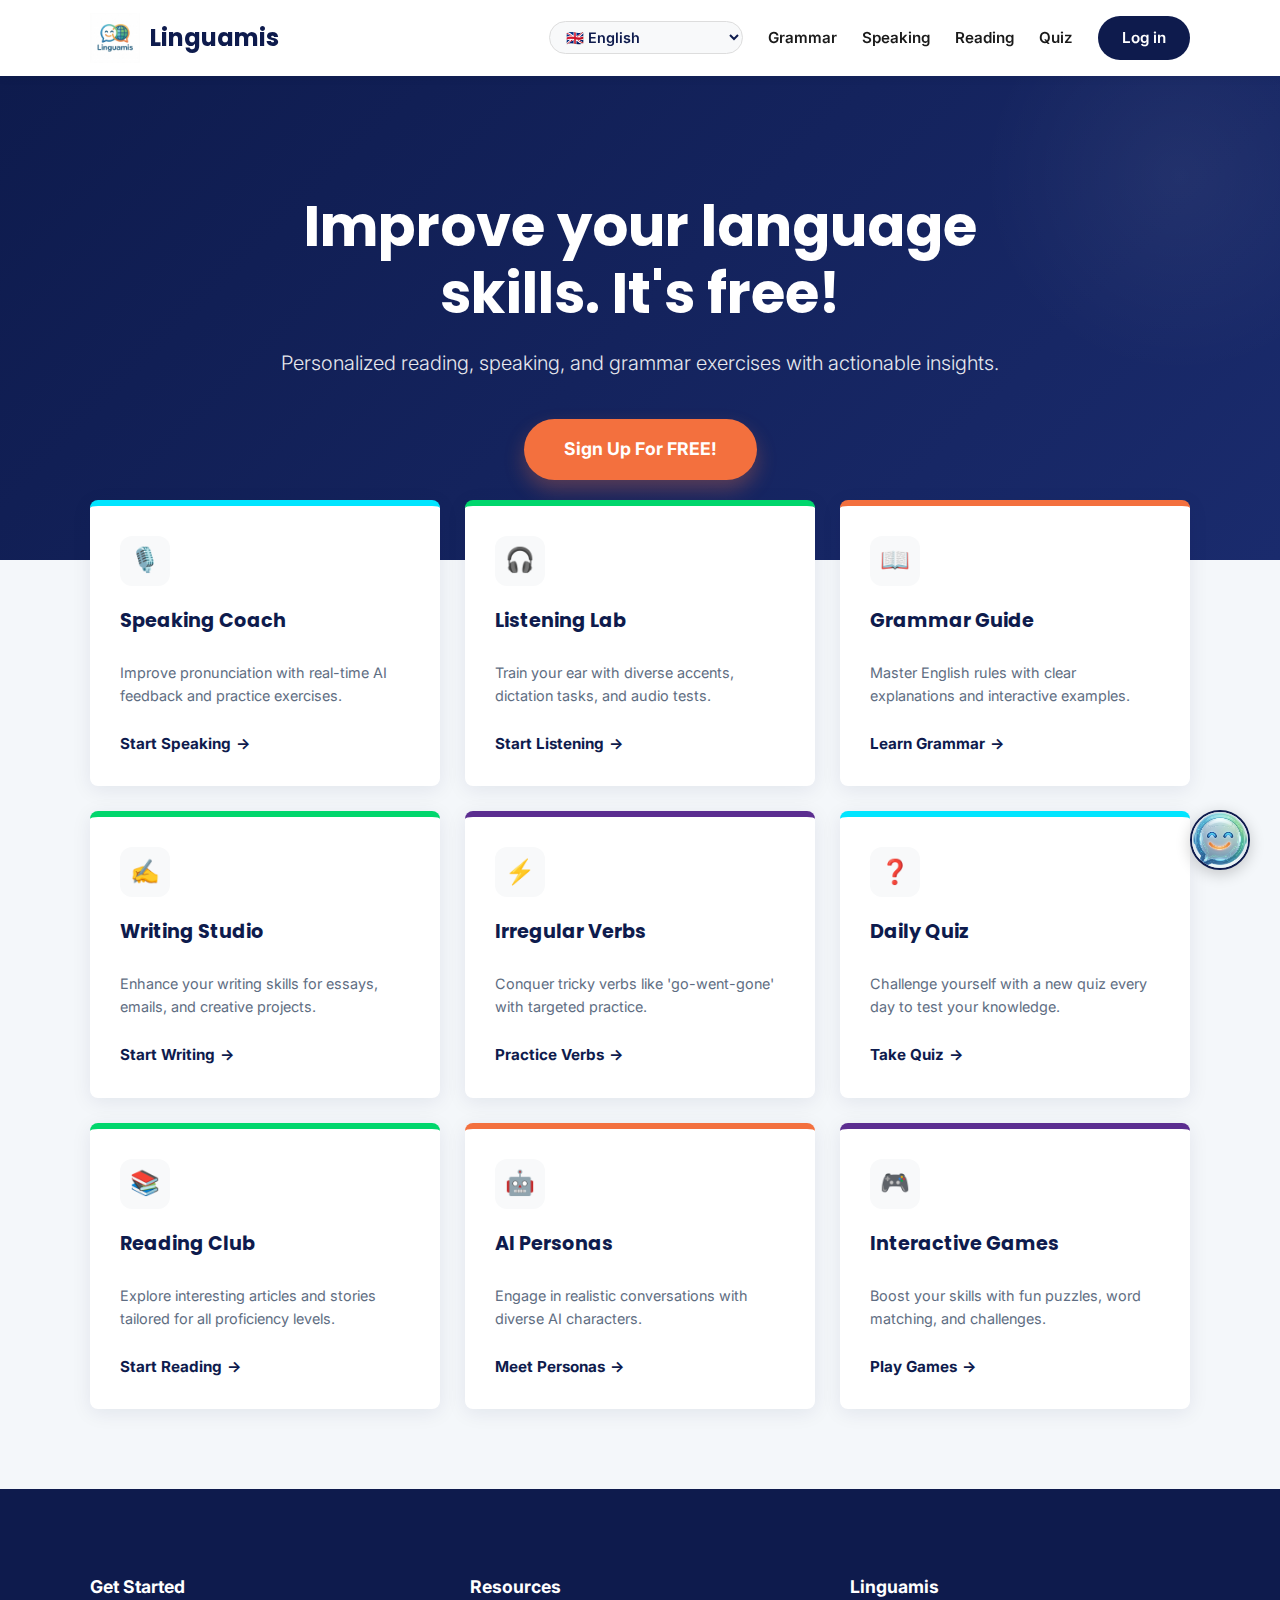
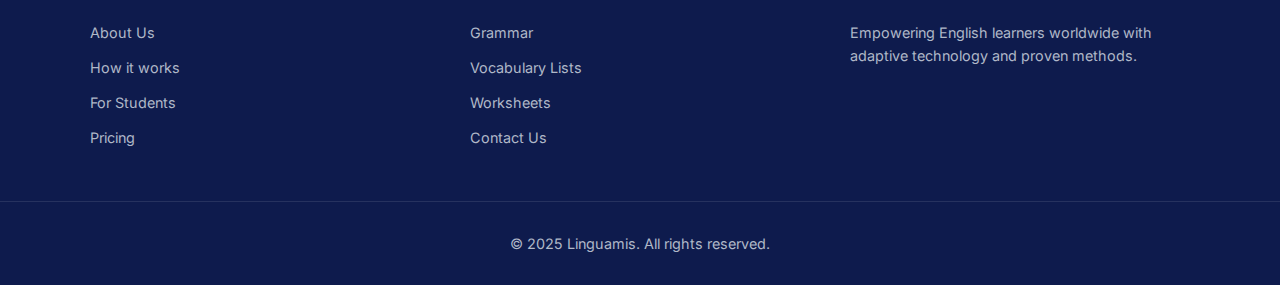
<file: index.html>
<!DOCTYPE html>
<html lang="en">
<head>
    <meta charset="UTF-8">
    <meta name="viewport" content="width=device-width, initial-scale=1.0">
    <meta name="description" content="Linguamis - Free English learning platform for students and teachers.">
    <title data-i18n="pageTitle">Linguamis - Languages; Easier than Ever!</title>
    
    <link rel="icon" type="image/jpeg" href="linguamis-logo.jpg">
    
    <link href="https://fonts.googleapis.com/css2?family=Inter:wght@300;400;600;700&family=Poppins:wght@500;600;700&display=swap" rel="stylesheet">
    
    <link rel="stylesheet" href="style.css">
</head>
<body>

    <nav>
        <div class="nav-container">
            <a href="/" class="logo-link">
                <img src="linguamis-logo.jpg" alt="Linguamis" class="logo-img">
                <span class="logo-text">Linguamis</span>
            </a>

            <div class="nav-links">
                <select id="languageSelect" onchange="changeLanguage(this.value)">
                    <option value="en">🇬🇧 English</option>
                    <option value="fr">🇫🇷 Français</option>
                    <option value="es">🇪🇸 Español</option>
                    <option value="de">🇩🇪 Deutsch</option>
                    <option value="tr">🇹🇷 Türkçe</option>
                    <option value="ru">🇷🇺 Русский</option>
                    <option value="ar">🇸🇦 العربية</option>
                    
                    <option value="it">🇮🇹 Italiano</option>
                    <option value="zh">🇨🇳 中文 (Chinese)</option>
                    <option value="ja">🇯🇵 日本語 (Japanese)</option>
                    <option value="ko">🇰🇷 한국어 (Korean)</option>
                    <option value="hi">🇮🇳 हिन्दी (Hindi)</option>
                    
                    <option value="pt">🇵🇹 Português</option>
                    <option value="pl">🇵🇱 Polski</option>
                    <option value="nl">🇳🇱 Nederlands</option>
                    <option value="id">🇮🇩 Indonesia</option>
                    <option value="vi">🇻🇳 Tiếng Việt</option>
                    <option value="th">🇹🇭 ไทย (Thai)</option>
                    <option value="el">🇬🇷 Ελληνικά (Greek)</option>
                    <option value="cs">🇨🇿 Čeština (Czech)</option>
                </select>

                <a href="/grammar/" data-i18n="navGrammar">Grammar</a>
                <a href="/speak/" data-i18n="navSpeaking">Speaking</a>
                <a href="/read/" data-i18n="navReading">Reading</a>
                <a href="/quiz/" data-i18n="navQuiz">Quiz</a>
                <a href="/login/" class="nav-btn" data-i18n="navLogin">Log in</a>
            </div>

            <button class="mobile-menu-toggle" onclick="toggleMenu()" aria-label="Open Menu">
                <span data-i18n="menuBtn">Menu</span>
                <div class="hamburger-icon" aria-hidden="true">
                    <span></span>
                    <span></span>
                    <span></span>
                </div>
            </button>
        </div>
        
        <div class="mobile-menu-dropdown" id="mobileMenu">
            <select id="mobileLangSelect" onchange="changeLanguage(this.value)" style="width: 100%; padding: 8px;" aria-label="Select Language Mobile">
                <option value="en">🇬🇧 English</option>
                <option value="fr">🇫🇷 Français</option>
                <option value="es">🇪🇸 Español</option>
                <option value="de">🇩🇪 Deutsch</option>
                <option value="tr">🇹🇷 Türkçe</option>
                <option value="ru">🇷🇺 Русский</option>
                <option value="ar">🇸🇦 العربية</option>
            
                <option value="it">🇮🇹 Italiano</option>
                <option value="zh">🇨🇳 中文</option>
                <option value="ja">🇯🇵 日本語</option>
                <option value="ko">🇰🇷 한국어</option>
                <option value="hi">🇮🇳 हिन्दी</option>
            
                <option value="pt">🇵🇹 Português</option>
                <option value="pl">🇵🇱 Polski</option>
                <option value="nl">🇳🇱 Nederlands</option>
                <option value="id">🇮🇩 Indonesia</option>
                <option value="vi">🇻🇳 Tiếng Việt</option>
                <option value="th">🇹🇭 ไทย</option>
                <option value="el">🇬🇷 Ελληνικά</option>
                <option value="cs">🇨🇿 Čeština</option>
            </select>
            
            <a href="/grammar/" data-i18n="navGrammar">Grammar</a>
            <a href="/speak/" data-i18n="navSpeaking">Speaking</a>
            <a href="/read/" data-i18n="navReading">Reading</a>
            <a href="/quiz/" data-i18n="navQuiz">Quiz</a>
            <a href="/write/" data-i18n="navWriting">Writing</a>
            <a href="/Personas/" data-i18n="navPersonas">Personas</a>
            <a href="/login/" data-i18n="navLogin">Log in</a>
        </div>
    </nav>

    <header>
        <div class="hero-content">
            <h1 data-i18n="heroTitle">Improve your language skills. It's free!</h1>
            <p data-i18n="heroSubtitle">Personalized reading, speaking, and grammar exercises with actionable insights.</p>
            <a href="/signup/" class="cta-btn" data-i18n="heroCta">Sign Up For FREE!</a>
        </div>
    </header>

    <div class="container">
        
        <div class="card blue">
            <div class="icon-box" aria-hidden="true">🎙️</div>
            <h3 data-i18n="cardSpeakTitle">Speaking Coach</h3>
            <p data-i18n="cardSpeakDesc">Improve pronunciation with real-time AI feedback and practice exercises.</p>
            <a href="/speak/" class="text-link" data-i18n="btnStart">Start Speaking</a>
        </div>

        <div class="card green">
            <div class="icon-box" aria-hidden="true">🎧</div>
            <h3 data-i18n="cardListenTitle">Listening Lab</h3>
            <p data-i18n="cardListenDesc">Train your ear with diverse accents, dictation tasks, and audio tests.</p>
            <a href="/listen/" class="text-link" data-i18n="btnListen">Start Listening</a>
        </div>

        <div class="card orange">
            <div class="icon-box" aria-hidden="true">📖</div>
            <h3 data-i18n="cardGrammarTitle">Grammar Guide</h3>
            <p data-i18n="cardGrammarDesc">Master English rules with clear explanations and interactive examples.</p>
            <a href="/grammar/" class="text-link" data-i18n="btnGrammar">Learn Grammar</a>
        </div>

        <div class="card green">
            <div class="icon-box" aria-hidden="true">✍️</div>
            <h3 data-i18n="cardWriteTitle">Writing Studio</h3>
            <p data-i18n="cardWriteDesc">Enhance your writing skills for essays, emails, and creative projects.</p>
            <a href="/write/" class="text-link" data-i18n="btnWrite">Start Writing</a>
        </div>

        <div class="card purple">
            <div class="icon-box" aria-hidden="true">⚡</div>
            <h3 data-i18n="cardVerbsTitle">Irregular Verbs</h3>
            <p data-i18n="cardVerbsDesc">Conquer tricky verbs like "go-went-gone" with targeted practice.</p>
            <a href="/Irregular/" class="text-link" data-i18n="btnVerbs">Practice Verbs</a>
        </div>

        <div class="card blue">
            <div class="icon-box" aria-hidden="true">❓</div>
            <h3 data-i18n="cardQuizTitle">Daily Quiz</h3>
            <p data-i18n="cardQuizDesc">Challenge yourself with a new quiz every day to test your knowledge.</p>
            <a href="/quiz/" class="text-link" data-i18n="btnQuiz">Take Quiz</a>
        </div>

        <div class="card green">
            <div class="icon-box" aria-hidden="true">📚</div>
            <h3 data-i18n="cardReadTitle">Reading Club</h3>
            <p data-i18n="cardReadDesc">Explore interesting articles and stories tailored for all proficiency levels.</p>
            <a href="/read/" class="text-link" data-i18n="btnRead">Start Reading</a>
        </div>

        <div class="card orange">
            <div class="icon-box" aria-hidden="true">🤖</div>
            <h3 data-i18n="cardPersonasTitle">AI Personas</h3>
            <p data-i18n="cardPersonasDesc">Engage in realistic conversations with diverse AI characters.</p>
            <a href="/Personas/" class="text-link" data-i18n="btnPersonas">Meet Personas</a>
        </div>

        <div class="card purple">
            <div class="icon-box" aria-hidden="true">🎮</div>
            <h3 data-i18n="cardGamesTitle">Interactive Games</h3>
            <p data-i18n="cardGamesDesc">Boost your skills with fun puzzles, word matching, and challenges.</p>
            <a href="/games/" class="text-link" data-i18n="btnGames">Play Games</a>
        </div>

    </div>

    <div id="chat-widget">
        <div id="chat-window" class="chat-window hidden">
            
            <div class="chat-header">
                <div class="chat-title">
                    <img src="Linguamis.jpg" alt="Bot" class="bot-avatar-small">
                    <span>Linguamis Support</span>
                </div>
                <button id="close-chat" aria-label="Close chat">×</button>
            </div>

            <div id="chat-messages" class="chat-messages">
                </div>

            <div class="chat-input-area">
                <input type="text" id="user-input" placeholder="Type a question..." onkeypress="handleKeyPress(event)">
                <button id="send-btn" onclick="sendMessage()">➤</button>
            </div>
        </div>

        <button id="chat-toggle-btn" onclick="toggleChat()">
            <img src="Linguamis.jpg" alt="Chat" class="chat-btn-icon">
        </button>
    </div>

    <footer>
        <div class="footer-container">
            <div class="footer-col">
                <h4 data-i18n="footerStart">Get Started</h4>
                <ul class="footer-links">
                    <li><a href="/about/" data-i18n="footerAbout">About Us</a></li>
                    <li><a href="/how-it-works/" data-i18n="footerHow">How it works</a></li>
                    <li><a href="/students/" data-i18n="footerStudents">For Students</a></li>
                    <li><a href="/pricing/" data-i18n="footerPricing">Pricing</a></li>
                </ul>
            </div>
            <div class="footer-col">
                <h4 data-i18n="footerRes">Resources</h4>
                <ul class="footer-links">
                    <li><a href="/grammar/" data-i18n="navGrammar">Grammar Guide</a></li>
                    <li><a href="/vocabulary/" data-i18n="footerVocab">Vocabulary Lists</a></li>
                    <li><a href="/worksheets/" data-i18n="footerSheets">Worksheets</a></li>
                    <li><a href="/contact/" data-i18n="footerContact">Contact Us</a></li>
                </ul>
            </div>
            <div class="footer-col">
                <h4>Linguamis</h4>
                <p data-i18n="footerDesc">Empowering English learners worldwide with adaptive technology and proven methods.</p>
            </div>
        </div>
        <div class="copyright">
            &copy; 2025 Linguamis. All rights reserved.
        </div>
    </footer>

    <script src="lang.js"></script>
    <script src="chatbot.js"></script>
    <script>
        function toggleMenu() {
            var menu = document.getElementById("mobileMenu");
            menu.classList.toggle("active");
        }
    </script>

    <script>
        // Automatically remove trailing slashes from the URL bar
        if (window.location.pathname.length > 1 && window.location.pathname.endsWith('/')) {
            var newPath = window.location.pathname.slice(0, -1);
            window.history.replaceState(null, '', newPath + window.location.search + window.location.hash);
        }
    </script>

</body>
</html>
</file>
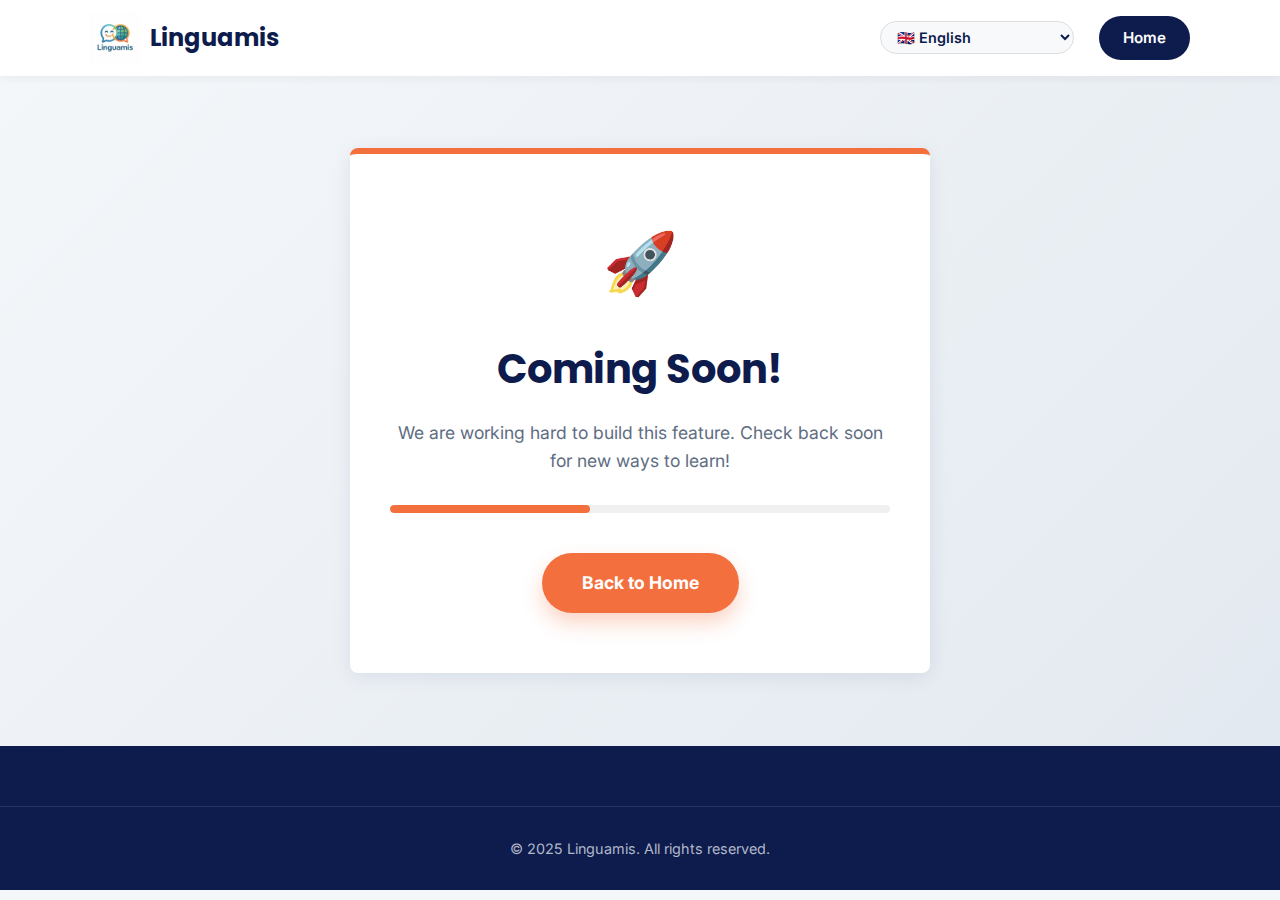
<file: about/index.html>
<!DOCTYPE html>
<html lang="en">
<head>
    <meta charset="UTF-8">
    <meta name="viewport" content="width=device-width, initial-scale=1.0">
    <title data-i18n="csPageTitle">Linguamis - Coming Soon</title>
    
    <link href="https://fonts.googleapis.com/css2?family=Inter:wght@300;400;600;700&family=Poppins:wght@500;600;700&display=swap" rel="stylesheet">
    
    <link rel="stylesheet" href="../style.css"> 
</head>
<body>

    <nav>
        <div class="nav-container">
            <a href="/" class="logo-link">
                <img src="../linguamis-logo.jpg" alt="Linguamis" class="logo-img"> 
                <span class="logo-text">Linguamis</span>
            </a>

            <div class="nav-links">
                <select id="languageSelect" onchange="changeLanguage(this.value)">
                    <option value="en">🇬🇧 English</option>
                    <option value="fr">🇫🇷 Français</option>
                    <option value="es">🇪🇸 Español</option>
                    <option value="de">🇩🇪 Deutsch</option>
                    <option value="tr">🇹🇷 Türkçe</option>
                    <option value="ru">🇷🇺 Русский</option>
                    <option value="ar">🇸🇦 العربية</option>
                    
                    <option value="it">🇮🇹 Italiano</option>
                    <option value="zh">🇨🇳 中文 (Chinese)</option>
                    <option value="ja">🇯🇵 日本語 (Japanese)</option>
                    <option value="ko">🇰🇷 한국어 (Korean)</option>
                    <option value="hi">🇮🇳 हिन्दी (Hindi)</option>
                    
                    <option value="pt">🇵🇹 Português</option>
                    <option value="pl">🇵🇱 Polski</option>
                    <option value="nl">🇳🇱 Nederlands</option>
                    <option value="id">🇮🇩 Indonesia</option>
                    <option value="vi">🇻🇳 Tiếng Việt</option>
                    <option value="th">🇹🇭 ไทย (Thai)</option>
                    <option value="el">🇬🇷 Ελληνικά (Greek)</option>
                    <option value="cs">🇨🇿 Čeština (Czech)</option>
                </select>
                <a href="/" class="nav-btn" data-i18n="csHomeBtn">Home</a>
            </div>
        </div>
    </nav>

    <div class="coming-soon-wrapper">
        <div class="coming-soon-card">
            <div class="cs-icon">🚀</div>
            <h1 data-i18n="csTitle">Coming Soon!</h1>
            <p data-i18n="csDesc">We are working hard to build this feature. Check back soon for new ways to learn!</p>
            
            <div class="progress-container">
                <div class="progress-bar"></div>
            </div>

            <a href="/" class="cta-btn" data-i18n="csBtn">Back to Home</a>
        </div>
    </div>

    <footer>
        <div class="copyright">
            &copy; 2025 Linguamis. All rights reserved.
        </div>
    </footer>

    <script src="../lang.js"></script> 
</body>
</html>
</file>
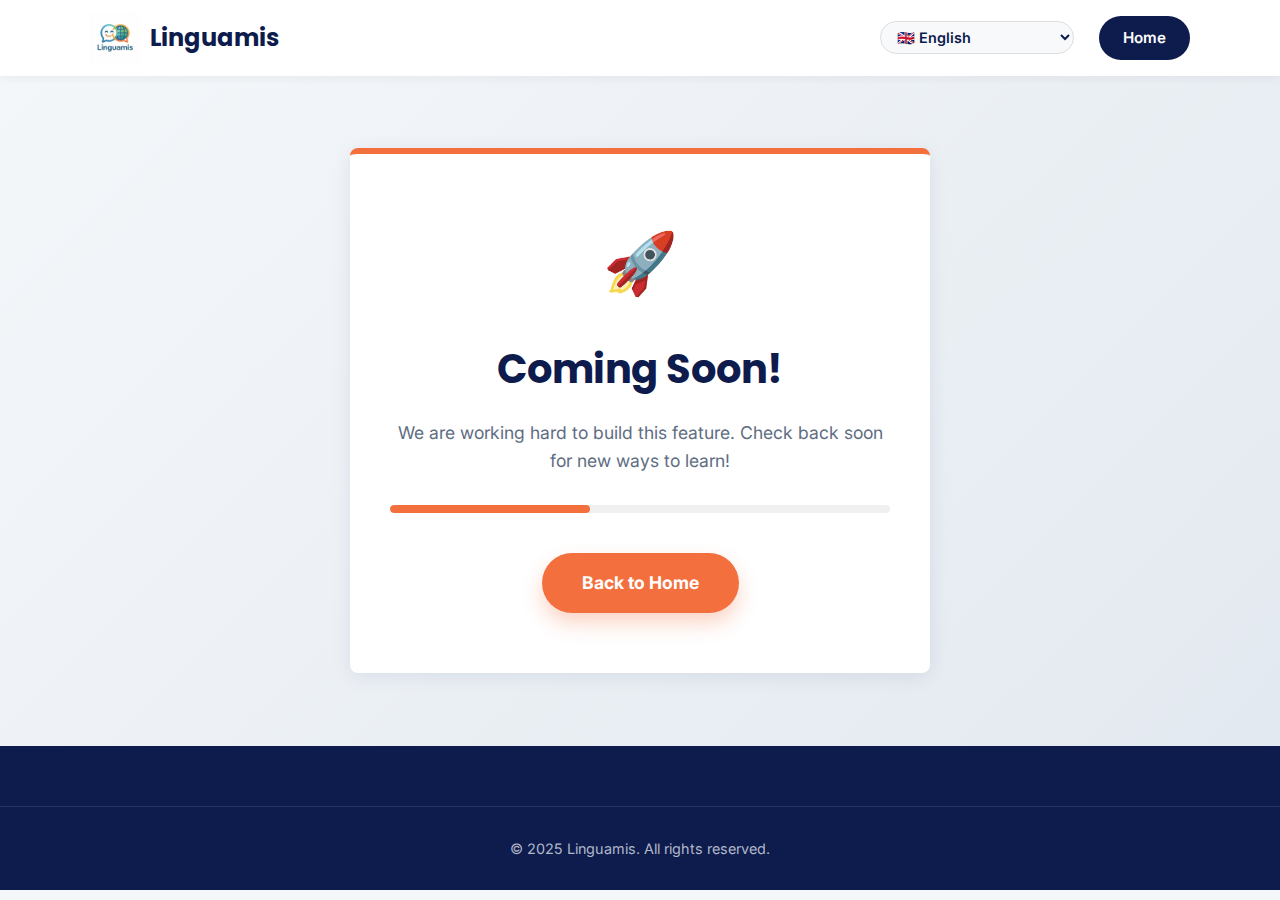
<file: contact/index.html>
<!DOCTYPE html>
<html lang="en">
<head>
    <meta charset="UTF-8">
    <meta name="viewport" content="width=device-width, initial-scale=1.0">
    <title data-i18n="csPageTitle">Linguamis - Coming Soon</title>
    
    <link rel="icon" type="image/jpeg" href="../linguamis-logo.jpg">

    <link href="https://fonts.googleapis.com/css2?family=Inter:wght@300;400;600;700&family=Poppins:wght@500;600;700&display=swap" rel="stylesheet">
    
    <link rel="stylesheet" href="../style.css"> 
</head>
<body>

    <nav>
        <div class="nav-container">
            <a href="/" class="logo-link">
                <img src="../linguamis-logo.jpg" alt="Linguamis" class="logo-img"> 
                <span class="logo-text">Linguamis</span>
            </a>

            <div class="nav-links">
                <select id="languageSelect" onchange="changeLanguage(this.value)">
                    <option value="en">🇬🇧 English</option>
                    <option value="fr">🇫🇷 Français</option>
                    <option value="es">🇪🇸 Español</option>
                    <option value="de">🇩🇪 Deutsch</option>
                    <option value="tr">🇹🇷 Türkçe</option>
                    <option value="ru">🇷🇺 Русский</option>
                    <option value="ar">🇸🇦 العربية</option>
                    
                    <option value="it">🇮🇹 Italiano</option>
                    <option value="zh">🇨🇳 中文 (Chinese)</option>
                    <option value="ja">🇯🇵 日本語 (Japanese)</option>
                    <option value="ko">🇰🇷 한국어 (Korean)</option>
                    <option value="hi">🇮🇳 हिन्दी (Hindi)</option>
                    
                    <option value="pt">🇵🇹 Português</option>
                    <option value="pl">🇵🇱 Polski</option>
                    <option value="nl">🇳🇱 Nederlands</option>
                    <option value="id">🇮🇩 Indonesia</option>
                    <option value="vi">🇻🇳 Tiếng Việt</option>
                    <option value="th">🇹🇭 ไทย (Thai)</option>
                    <option value="el">🇬🇷 Ελληνικά (Greek)</option>
                    <option value="cs">🇨🇿 Čeština (Czech)</option>
                </select>
                <a href="/" class="nav-btn" data-i18n="csHomeBtn">Home</a>
            </div>
        </div>
    </nav>

    <div class="coming-soon-wrapper">
        <div class="coming-soon-card">
            <div class="cs-icon">🚀</div>
            <h1 data-i18n="csTitle">Coming Soon!</h1>
            <p data-i18n="csDesc">We are working hard to build this feature. Check back soon for new ways to learn!</p>
            
            <div class="progress-container">
                <div class="progress-bar"></div>
            </div>

            <a href="/" class="cta-btn" data-i18n="csBtn">Back to Home</a>
        </div>
    </div>

    <footer>
        <div class="copyright">
            &copy; 2025 Linguamis. All rights reserved.
        </div>
    </footer>

    <script src="../lang.js"></script> 
</body>
</html>
</file>
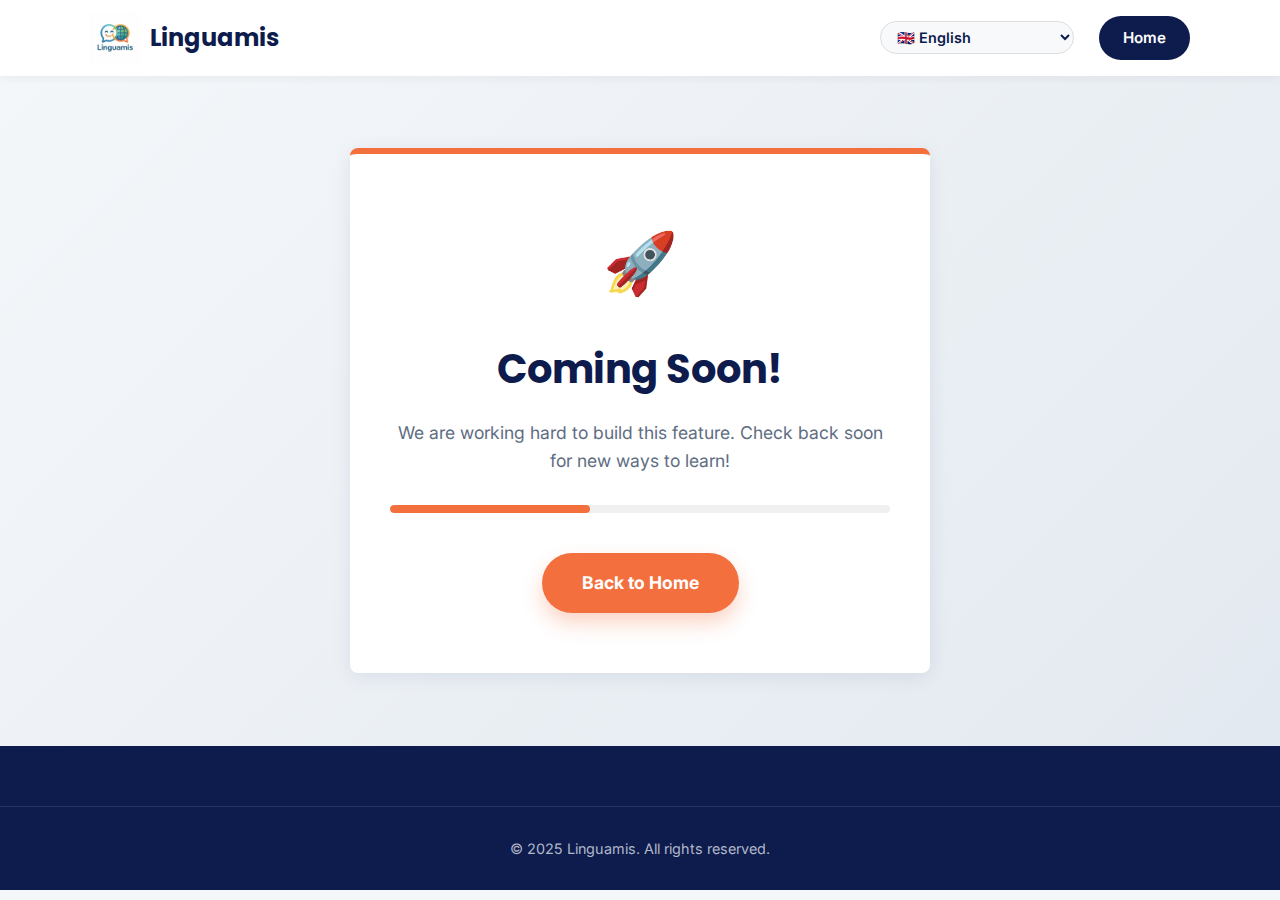
<file: games/index.html>
<!DOCTYPE html>
<html lang="en">
<head>
    <meta charset="UTF-8">
    <meta name="viewport" content="width=device-width, initial-scale=1.0">
    <title data-i18n="csPageTitle">Linguamis - Coming Soon</title>
    
    <link href="https://fonts.googleapis.com/css2?family=Inter:wght@300;400;600;700&family=Poppins:wght@500;600;700&display=swap" rel="stylesheet">
    
    <link rel="stylesheet" href="../style.css"> 
</head>
<body>

    <nav>
        <div class="nav-container">
            <a href="/" class="logo-link">
                <img src="../linguamis-logo.jpg" alt="Linguamis" class="logo-img"> 
                <span class="logo-text">Linguamis</span>
            </a>

            <div class="nav-links">
                <select id="languageSelect" onchange="changeLanguage(this.value)">
                    <option value="en">🇬🇧 English</option>
                    <option value="fr">🇫🇷 Français</option>
                    <option value="es">🇪🇸 Español</option>
                    <option value="de">🇩🇪 Deutsch</option>
                    <option value="tr">🇹🇷 Türkçe</option>
                    <option value="ru">🇷🇺 Русский</option>
                    <option value="ar">🇸🇦 العربية</option>
                    
                    <option value="it">🇮🇹 Italiano</option>
                    <option value="zh">🇨🇳 中文 (Chinese)</option>
                    <option value="ja">🇯🇵 日本語 (Japanese)</option>
                    <option value="ko">🇰🇷 한국어 (Korean)</option>
                    <option value="hi">🇮🇳 हिन्दी (Hindi)</option>
                    
                    <option value="pt">🇵🇹 Português</option>
                    <option value="pl">🇵🇱 Polski</option>
                    <option value="nl">🇳🇱 Nederlands</option>
                    <option value="id">🇮🇩 Indonesia</option>
                    <option value="vi">🇻🇳 Tiếng Việt</option>
                    <option value="th">🇹🇭 ไทย (Thai)</option>
                    <option value="el">🇬🇷 Ελληνικά (Greek)</option>
                    <option value="cs">🇨🇿 Čeština (Czech)</option>
                </select>
                <a href="/" class="nav-btn" data-i18n="csHomeBtn">Home</a>
            </div>
        </div>
    </nav>

    <div class="coming-soon-wrapper">
        <div class="coming-soon-card">
            <div class="cs-icon">🚀</div>
            <h1 data-i18n="csTitle">Coming Soon!</h1>
            <p data-i18n="csDesc">We are working hard to build this feature. Check back soon for new ways to learn!</p>
            
            <div class="progress-container">
                <div class="progress-bar"></div>
            </div>

            <a href="/" class="cta-btn" data-i18n="csBtn">Back to Home</a>
        </div>
    </div>

    <footer>
        <div class="copyright">
            &copy; 2025 Linguamis. All rights reserved.
        </div>
    </footer>

    <script src="../lang.js"></script> 
</body>

</html>
</file>
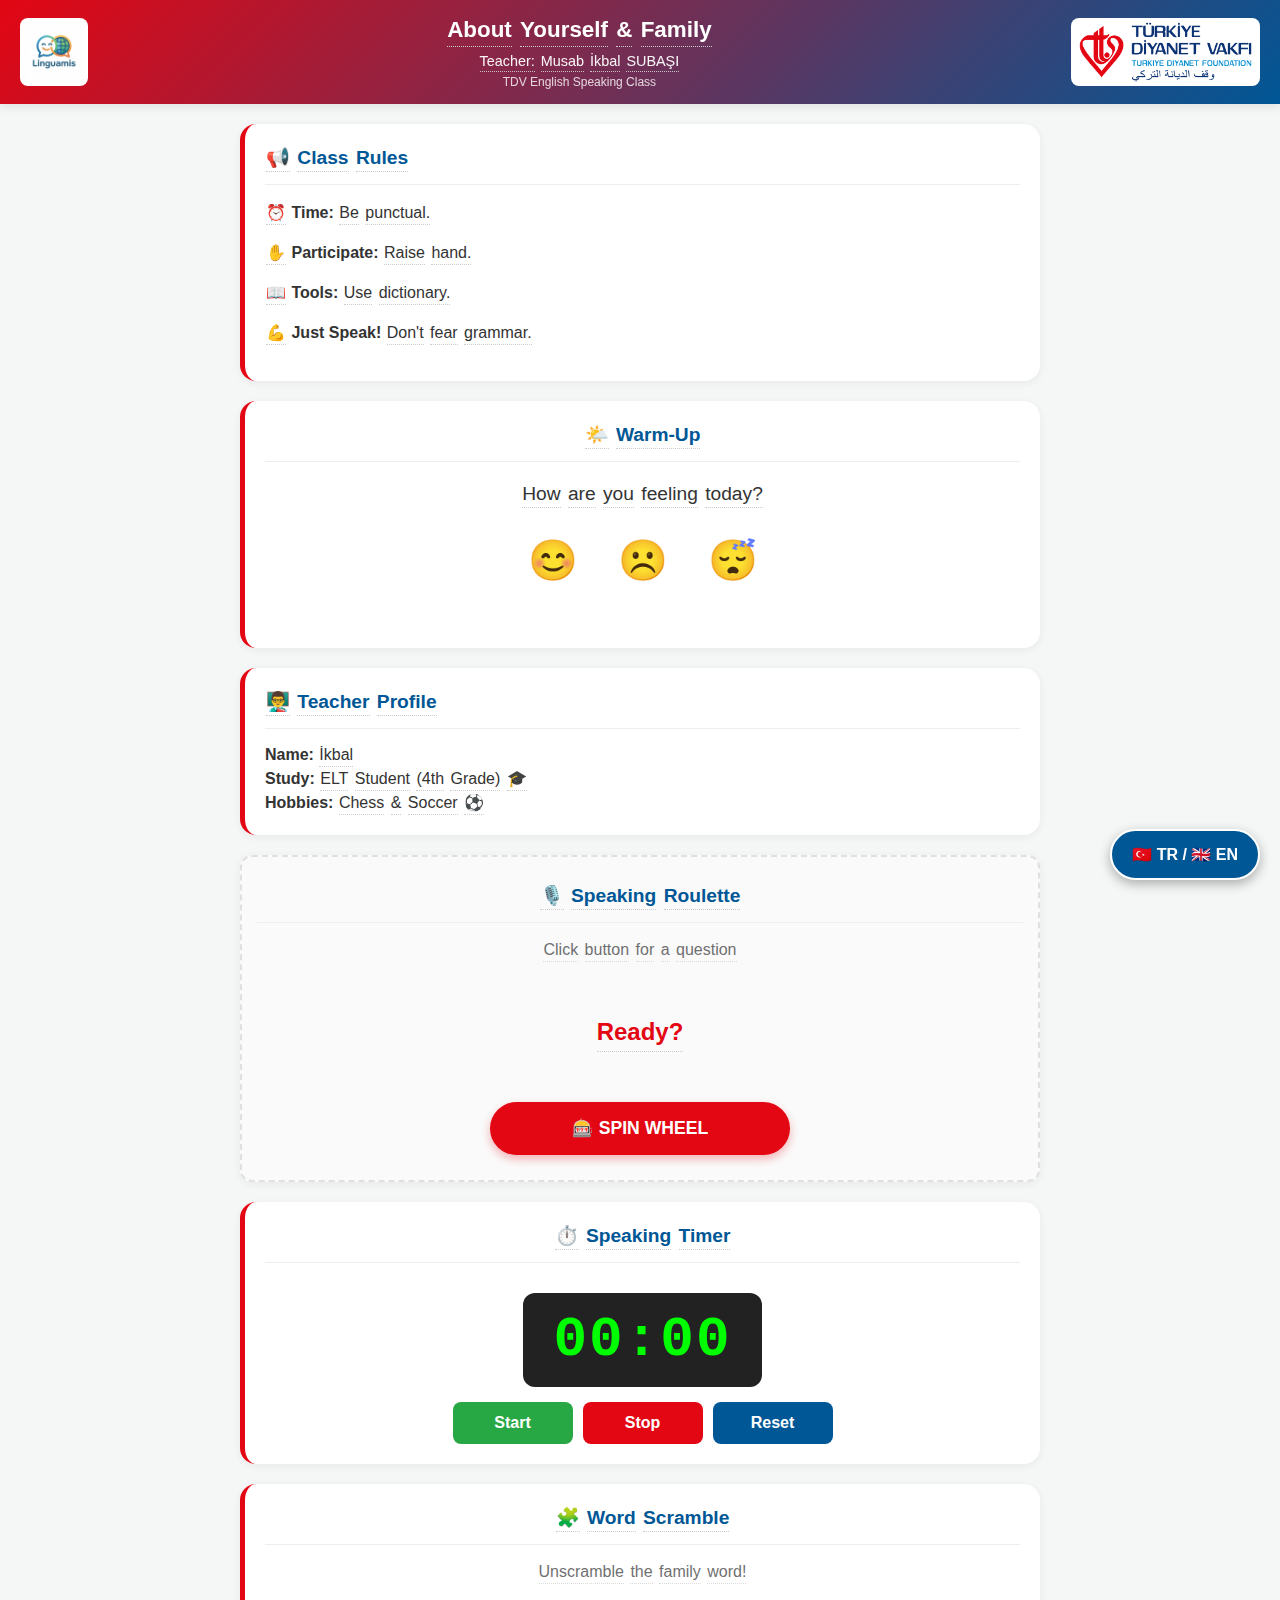
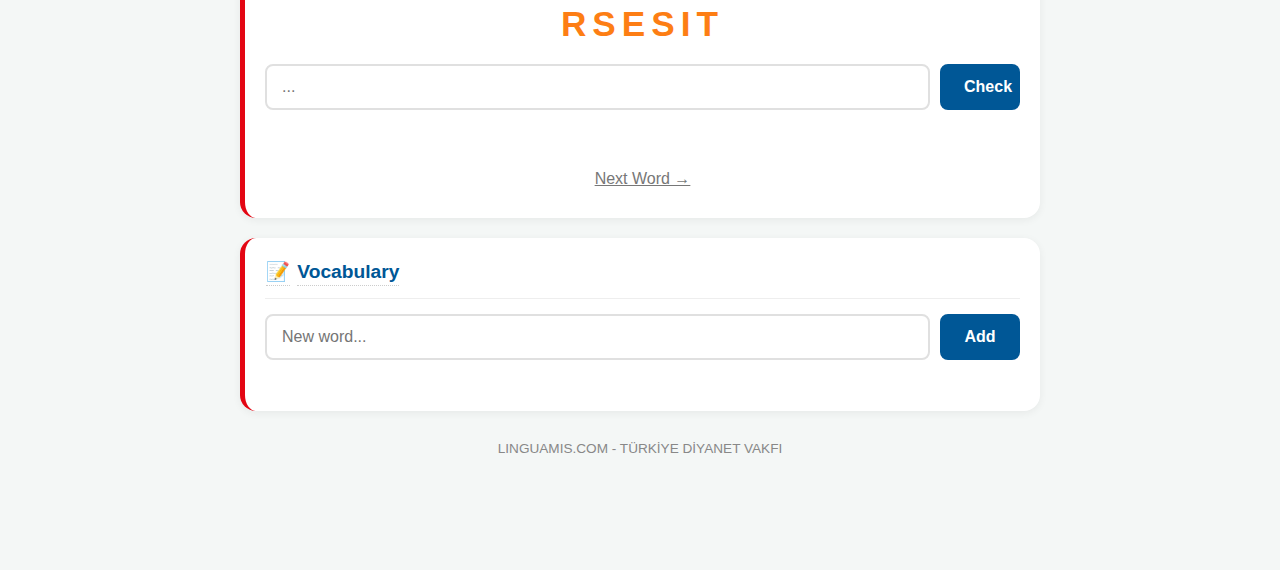
<file: grammar/index.html>
<!DOCTYPE html>
<html lang="en">
<head>
    <meta charset="UTF-8">
    <meta name="viewport" content="width=device-width, initial-scale=1.0, maximum-scale=1.0, user-scalable=no, viewport-fit=cover">
    <meta name="apple-mobile-web-app-capable" content="yes">
    <meta name="apple-mobile-web-app-status-bar-style" content="black-translucent">
    <title>Speaking Class: About Yourself & Family</title>
    <link rel="icon" type="image/jpeg" href="../linguamis-logo.jpg">
    <style>
        :root {
            --tdv-red: #E30613;
            --tdv-blue: #005796;
            --bg-color: #f4f7f6;
            --card-bg: #ffffff;
            --text-color: #333;
            --accent-green: #28a745;
            --accent-orange: #fd7e14;
        }

        /* --- TEMEL AYARLAR --- */
        body {
            font-family: -apple-system, BlinkMacSystemFont, 'Segoe UI', Roboto, Helvetica, Arial, sans-serif;
            background-color: var(--bg-color);
            margin: 0;
            padding: 0;
            color: var(--text-color);
            padding-bottom: calc(80px + env(safe-area-inset-bottom)); 
            -webkit-font-smoothing: antialiased;
            overflow-x: hidden;
            touch-action: manipulation;
        }

        /* --- HEADER --- */
        header {
            background: linear-gradient(135deg, var(--tdv-red), var(--tdv-blue));
            color: white;
            padding: 15px 20px;
            padding-top: max(15px, env(safe-area-inset-top));
            box-shadow: 0 2px 10px rgba(0,0,0,0.1);
            display: flex;
            align-items: center;
            justify-content: space-between;
            position: sticky;
            top: 0;
            z-index: 100;
            transition: all 0.3s ease;
        }

        .header-logo {
            height: 60px;
            width: auto;
            background: white;
            padding: 4px;
            border-radius: 8px;
            min-width: 60px;
            /* Resim sığdırma ayarı */
            object-fit: contain; 
        }

        .header-content {
            text-align: center;
            flex-grow: 1;
            padding: 0 8px;
        }

        h1, h2, h3 { margin: 0; }
        header h1 { font-size: 1.4rem; margin-bottom: 4px; line-height: 1.2; }
        header h2 { font-size: 0.9rem; font-weight: 300; opacity: 0.95; }
        .sub-text { font-size: 0.75rem; margin-top: 3px; opacity: 0.8; }

        /* --- FLOATING LANGUAGE BUTTON --- */
        .lang-toggle {
            position: fixed;
            bottom: calc(20px + env(safe-area-inset-bottom));
            right: 20px;
            background: var(--tdv-blue);
            color: white;
            border: 2px solid white;
            padding: 14px 20px;
            border-radius: 50px;
            cursor: pointer;
            font-size: 1rem;
            font-weight: 700;
            z-index: 9999;
            box-shadow: 0 4px 12px rgba(0,0,0,0.3);
            transition: transform 0.2s;
            -webkit-user-select: none;
            user-select: none;
            min-width: 120px;
            text-align: center;
        }
        .lang-toggle:active {
            transform: scale(0.95);
            background: var(--tdv-red);
        }

        /* --- LAYOUT --- */
        .container {
            max-width: 800px;
            margin: 20px auto;
            padding: 0 15px;
        }

        .card {
            background: var(--card-bg);
            border-radius: 16px;
            padding: 20px;
            margin-bottom: 20px;
            box-shadow: 0 2px 8px rgba(0,0,0,0.06);
            border-left: 5px solid var(--tdv-red);
        }

        .card h3 {
            color: var(--tdv-blue);
            border-bottom: 1px solid #eee;
            padding-bottom: 12px;
            margin-bottom: 15px;
            font-size: 1.2rem;
            font-weight: 600;
        }

        /* --- INTERACTIVE TEXT --- */
        .click-word {
            cursor: pointer;
            border-bottom: 1px dotted #ccc; 
            transition: background 0.1s;
            margin: 0 1px;
            padding: 2px 0;
            display: inline-block; /* Satır kaymalarını düzgün yapması için */
        }
        .click-word:active, .click-word:hover {
            background-color: #ffeeba;
            color: #000;
            border-radius: 4px;
        }
        
        /* Tooltip */
        #tooltip {
            position: absolute;
            background: rgba(30, 30, 30, 0.95);
            color: #fff;
            padding: 10px 16px;
            border-radius: 8px;
            font-size: 16px;
            pointer-events: none;
            opacity: 0;
            transition: opacity 0.2s;
            z-index: 10000;
            white-space: nowrap;
            transform: translate(-50%, -140%); 
            box-shadow: 0 10px 25px rgba(0,0,0,0.2);
            font-weight: 500;
            backdrop-filter: blur(4px);
        }
        #tooltip::after {
            content: '';
            position: absolute;
            top: 100%;
            left: 50%;
            margin-left: -6px;
            border-width: 6px;
            border-style: solid;
            border-color: rgba(30, 30, 30, 0.95) transparent transparent transparent;
        }

        /* --- COMPONENTS --- */
        button { font-family: inherit; }
        
        .mood-container {
            display: flex;
            justify-content: center;
            gap: 20px;
            margin-top: 15px;
        }
        .mood-btn {
            font-size: 2.5rem;
            background: none;
            border: none;
            cursor: pointer;
            transition: transform 0.2s;
            padding: 10px;
        }
        .mood-btn:active { transform: scale(1.2); }

        .roulette-box {
            text-align: center;
            background: #fafafa;
            border: 2px dashed #e0e0e0;
            padding: 25px 15px;
            border-radius: 12px;
        }
        #q-display {
            font-size: 1.5rem;
            font-weight: 700;
            color: var(--tdv-red);
            min-height: 100px;
            display: flex;
            align-items: center;
            justify-content: center;
            margin: 20px 0;
            line-height: 1.4;
            flex-wrap: wrap; 
        }
        .btn-main {
            background: var(--tdv-red);
            color: white;
            border: none;
            padding: 16px 32px;
            font-size: 1.1rem;
            border-radius: 50px;
            cursor: pointer;
            box-shadow: 0 4px 10px rgba(227, 6, 19, 0.3);
            font-weight: 600;
            width: 100%;
            max-width: 300px;
        }
        .btn-main:active { transform: scale(0.98); box-shadow: none; }

        .timer-display {
            font-family: 'Courier New', Courier, monospace;
            font-size: 3.5rem;
            font-weight: 700;
            background: #222;
            color: #0f0;
            display: inline-block;
            padding: 15px 30px;
            border-radius: 12px;
            margin: 15px 0;
            letter-spacing: 2px;
        }
        .timer-controls {
            display: flex;
            justify-content: center;
            gap: 10px;
            flex-wrap: wrap;
        }
        .timer-btn {
            padding: 12px 24px;
            border: none;
            border-radius: 8px;
            color: white;
            font-weight: 600;
            font-size: 1rem;
            cursor: pointer;
            flex: 1;
            min-width: 80px;
            max-width: 120px;
        }
        .bg-green { background-color: var(--accent-green); }
        .bg-red { background-color: var(--tdv-red); }
        .bg-blue { background-color: var(--tdv-blue); }

        .scramble-text {
            font-size: 2.2rem;
            letter-spacing: 6px;
            font-weight: 800;
            color: var(--accent-orange);
            margin: 20px 0;
            word-break: break-all;
        }
        .input-group {
            display: flex;
            gap: 10px;
            justify-content: center;
            flex-wrap: wrap;
        }
        .game-input, #vocab-input {
            padding: 12px 15px;
            font-size: 1rem;
            border: 2px solid #e0e0e0;
            border-radius: 8px;
            flex: 1;
            min-width: 200px;
            -webkit-appearance: none;
        }
        .game-input:focus, #vocab-input:focus {
            border-color: var(--tdv-blue);
            outline: none;
        }

        #vocab-list {
            list-style: none;
            padding: 0;
            display: flex;
            flex-wrap: wrap;
            gap: 8px;
            margin-top: 15px;
        }
        #vocab-list li {
            background: #e3f2fd;
            color: var(--tdv-blue);
            padding: 8px 16px;
            border-radius: 20px;
            font-weight: 500;
            font-size: 0.95rem;
        }

        footer {
            text-align: center;
            color: #888;
            font-size: 0.85rem;
            margin-top: 30px;
            padding-bottom: 20px;
        }

        /* --- MOBILE OPTIMIZATIONS (Responsive) --- */
        @media (max-width: 600px) {
            header {
                padding: 10px 12px; /* Kenar boşluklarını daralt */
                gap: 5px; /* Elemanlar arası boşluğu azalt */
            }
            .header-logo {
                display: block; /* Logoları göster */
                height: 40px;   /* Mobilde daha küçük */
                min-width: 40px;
                padding: 2px;
            }
            header h1 { 
                font-size: 1.1rem; /* Başlığı biraz küçült */
                margin-bottom: 2px;
            }
            header h2 {
                font-size: 0.8rem;
                display: none; /* Mobilde alt başlığı gizleyebiliriz veya çok küçük yapabiliriz */
            }
            .sub-text {
                font-size: 0.65rem;
            }
            
            .card {
                padding: 15px;
                margin-bottom: 15px;
            }
            
            .timer-display {
                font-size: 2.5rem;
                padding: 10px 15px;
            }
            
            .timer-btn {
                padding: 10px;
                font-size: 0.9rem;
            }

            .lang-toggle {
                padding: 12px 16px;
                font-size: 0.9rem;
                right: 15px;
            }
        }
    </style>
</head>
<body>

<div id="tooltip"></div>

<button class="lang-toggle" onclick="toggleLang()">🇹🇷 TR / 🇬🇧 EN</button>

<header>
    <img src="linguamis-logo.png" alt="Logo" class="header-logo" onerror="this.style.display='none'">
    <div class="header-content">
        <h1 id="txt-header">About Yourself & Family</h1>
        <h2 id="txt-teacher">Teacher: Musab İkbal SUBAŞI</h2>
        <div class="sub-text">TDV English Speaking Class</div>
    </div>
    <img src="diyanet-logo.png" alt="Logo" class="header-logo" onerror="this.style.display='none'">
</header>

<div class="container">

    <div class="card">
        <h3 id="txt-rules-title">📢 Class Rules</h3>
        <div id="txt-rules-list"></div>
    </div>

    <div class="card" style="text-align:center;">
        <h3 id="txt-warmup-title">🌤️ Warm-Up</h3>
        <p id="txt-warmup-q" style="font-size:1.2rem;">How are you feeling today?</p>
        <div class="mood-container">
            <button class="mood-btn" onclick="showMood('happy')">😊</button>
            <button class="mood-btn" onclick="showMood('sad')">☹️</button>
            <button class="mood-btn" onclick="showMood('sleepy')">😴</button>
        </div>
        <div id="mood-msg" style="margin-top:10px; font-weight:bold; min-height:24px;"></div>
    </div>

    <div class="card">
        <h3 id="txt-profile-title">👨‍🏫 Teacher Profile</h3>
        <div id="profile-content"></div>
    </div>

    <div class="card roulette-box">
        <h3 id="txt-roulette-title">🎙️ Speaking Roulette</h3>
        <p id="txt-roulette-desc" style="margin-bottom:15px; opacity:0.7;">Click button for a question</p>
        
        <div id="q-display">Ready?</div>
        
        <button class="btn-main" onclick="spinRoulette()" id="btn-spin">🎰 SPIN WHEEL</button>
    </div>

    <div class="card" style="text-align:center;">
        <h3 id="txt-timer-title">⏱️ Speaking Timer</h3>
        <div class="timer-display" id="timer-val">00:00</div>
        <div class="timer-controls">
            <button class="timer-btn bg-green" onclick="startTimer()">Start</button>
            <button class="timer-btn bg-red" onclick="stopTimer()">Stop</button>
            <button class="timer-btn bg-blue" onclick="resetTimer()">Reset</button>
        </div>
    </div>

    <div class="card" style="text-align:center;">
        <h3 id="txt-game-title">🧩 Word Scramble</h3>
        <p id="txt-game-desc" style="opacity:0.7;">Unscramble the family word!</p>
        
        <div class="scramble-text" id="game-word">FAMILY</div>
        
        <div class="input-group">
            <input type="text" id="game-input" class="game-input" placeholder="...">
            <button class="timer-btn bg-blue" onclick="checkGame()" style="flex:0; min-width:80px;">Check</button>
        </div>
        
        <div id="game-msg" style="margin-top:15px; height:20px; font-weight:bold;"></div>
        <button onclick="nextGameWord()" style="margin-top:15px; background:none; border:none; text-decoration:underline; cursor:pointer; color:#777; font-size:1rem; padding:10px;">Next Word &rarr;</button>
    </div>

    <div class="card">
        <h3 id="txt-vocab-title">📝 Vocabulary</h3>
        <div class="input-group">
            <input type="text" id="vocab-input" placeholder="New word...">
            <button class="timer-btn bg-blue" onclick="addVocab()" style="flex:0; min-width:80px;">Add</button>
        </div>
        <ul id="vocab-list"></ul>
    </div>

</div>

<footer>
    <p>LINGUAMIS.COM - TÜRKİYE DİYANET VAKFI</p>
</footer>

<script>
    // --- 1. SÖZLÜK ---
    const dictionary = {
        "about": "hakkında", "yourself": "kendin", "family": "aile", "rules": "kurallar",
        "class": "sınıf", "teacher": "öğretmen", "name": "isim", "how": "nasıl",
        "are": "sin/sun", "you": "sen", "feeling": "hissetmek", "today": "bugün",
        "happy": "mutlu", "sad": "üzgün", "sleepy": "uykulu", "profile": "profil",
        "student": "öğrenci", "experience": "tecrübe", "hobbies": "hobiler", "chess": "satranç",
        "soccer": "futbol", "speaking": "konuşma", "roulette": "rulet", "click": "tıkla",
        "question": "soru", "spin": "çevir", "wheel": "çark", "timer": "zamanlayıcı",
        "start": "başla", "stop": "dur", "reset": "sıfırla", "word": "kelime",
        "scramble": "karışık", "unscramble": "çözmek", "check": "kontrol", "vocabulary": "kelime hazinesi",
        "add": "ekle", "father": "baba", "mother": "anne", "brother": "erkek kardeş",
        "sister": "kız kardeş", "uncle": "amca/dayı", "aunt": "hala/teyze", "cousin": "kuzen",
        "grandfather": "büyükbaba", "grandmother": "büyükanne", "job": "meslek",
        "where": "nerede", "from": "den/dan", "mornings": "sabahları", "weekends": "hafta sonları",
        "favorite": "favori", "activity": "aktivite", "ready": "hazır", "what": "ne",
        "is": "dir/dır", "do": "yapmak", "tell": "anlat/söyle", "me": "bana",
        "have": "sahip olmak", "best": "en iyi", "friend": "arkadaş", "person": "kişi",
        "why": "neden", "parents": "ebeveynler", "like": "sevmek/gibi", "doing": "yapmak",
        "things": "şeyler", "time": "zaman", "be": "olmak", "punctual": "dakik",
        "participate": "katılmak", "raise": "kaldırmak", "hand": "el", "tools": "araçlar",
        "use": "kullanmak", "dictionary": "sözlük", "just": "sadece", "speak": "konuş",
        "dont": "yapma", "fear": "korkmak", "grammar": "dilbilgisi", "grade": "sınıf/derece",
        "game": "oyun", "list": "liste", "new": "yeni", "great": "harika", "keep": "devam et",
        "smiling": "gülümsemek", "worry": "endişelenmek", "wake": "uyan", "up": "yukarı",
        "english": "ingilizce", "level": "seviye", "beginner": "başlangıç", "study": "okumak/bölüm",
        "visit": "ziyaret etmek", "often": "sık sık", "old": "yaşlı/eski", "who": "kim"
    };

    let currentLang = 'en';

    // --- 2. İÇERİK ---
    const content = {
        en: {
            header: "About Yourself & Family",
            teacher: "Teacher: Musab İkbal SUBAŞI",
            rulesTitle: "📢 Class Rules",
            rulesList: [
                "⏰ <b>Time:</b> Be punctual.",
                "✋ <b>Participate:</b> Raise hand.",
                "📖 <b>Tools:</b> Use dictionary.",
                "💪 <b>Just Speak!</b> Don't fear grammar."
            ],
            warmupTitle: "🌤️ Warm-Up",
            warmupQ: "How are you feeling today?",
            profileTitle: "👨‍🏫 Teacher Profile",
            profileData: [
                "<b>Name:</b> İkbal",
                "<b>Study:</b> ELT Student (4th Grade) 🎓",
                "<b>Hobbies:</b> Chess & Soccer ⚽"
            ],
            rouletteTitle: "🎙️ Speaking Roulette",
            rouletteDesc: "Click button for a question",
            spinBtn: "🎰 SPIN WHEEL",
            qDefault: "Ready?",
            questions: [
                "What is your name?",
                "Where are you from?",
                "What do you do in mornings?",
                "Tell me about your father.",
                "Do you have brothers or sisters?",
                "What is your favorite hobby?",
                "Who is your best friend?",
                "What do you like doing?"
            ],
            timerTitle: "⏱️ Speaking Timer",
            gameTitle: "🧩 Word Scramble",
            gameDesc: "Unscramble the family word!",
            vocabTitle: "📝 Vocabulary"
        },
        tr: {
            header: "Kendin ve Ailen",
            teacher: "Öğretmen: Musab İkbal SUBAŞI",
            rulesTitle: "📢 Sınıf Kuralları",
            rulesList: [
                "⏰ <b>Zaman:</b> Dakik ol.",
                "✋ <b>Katılım:</b> Parmak kaldır.",
                "📖 <b>Araçlar:</b> Sözlük kullan.",
                "💪 <b>Konuş!</b> Hata yapmaktan korkma."
            ],
            warmupTitle: "🌤️ Isınma",
            warmupQ: "Bugün nasıl hissediyorsun?",
            profileTitle: "👨‍🏫 Öğretmen Profili",
            profileData: [
                "<b>İsim:</b> İkbal",
                "<b>Bölüm:</b> İngilizce Öğrt. (4. Sınıf) 🎓",
                "<b>Hobiler:</b> Satranç & Futbol ⚽"
            ],
            rouletteTitle: "🎙️ Konuşma Ruleti",
            rouletteDesc: "Soru için butona tıkla",
            spinBtn: "🎰 ÇARKI ÇEVİR",
            qDefault: "Hazır mısın?",
            questions: [
                "Adın ne?",
                "Nerelisin?",
                "Sabahları ne yaparsın?",
                "Baban hakkında bilgi ver.",
                "Kardeşin var mı?",
                "En sevdiğin hobi nedir?",
                "En yakın arkadaşın kim?",
                "Ne yapmayı seversin?"
            ],
            timerTitle: "⏱️ Konuşma Sayacı",
            gameTitle: "🧩 Kelime Avı",
            gameDesc: "Karışık harfleri düzenle!",
            vocabTitle: "📝 Kelime Listesi"
        }
    };

    // --- 3. METİN İŞLEME (Boşluk Koruma) ---
    function renderPage() {
        const t = content[currentLang];

        setText("txt-header", t.header);
        setText("txt-teacher", t.teacher);
        setText("txt-rules-title", t.rulesTitle);
        setText("txt-warmup-title", t.warmupTitle);
        setText("txt-warmup-q", t.warmupQ);
        setText("txt-profile-title", t.profileTitle);
        setText("txt-roulette-title", t.rouletteTitle);
        setText("txt-roulette-desc", t.rouletteDesc);
        document.getElementById("btn-spin").innerText = t.spinBtn;
        setText("q-display", t.qDefault);
        setText("txt-timer-title", t.timerTitle);
        setText("txt-game-title", t.gameTitle);
        setText("txt-game-desc", t.gameDesc);
        setText("txt-vocab-title", t.vocabTitle);

        const rulesBox = document.getElementById("txt-rules-list");
        rulesBox.innerHTML = "";
        t.rulesList.forEach(item => {
            const p = document.createElement("p");
            p.innerHTML = processClickableText(item); 
            rulesBox.appendChild(p);
        });

        const profileBox = document.getElementById("profile-content");
        profileBox.innerHTML = "";
        t.profileData.forEach(item => {
            const div = document.createElement("div");
            div.className = "profile-row";
            div.innerHTML = processClickableText(item);
            profileBox.appendChild(div);
        });
    }

    function setText(id, text) {
        const el = document.getElementById(id);
        if (el) el.innerHTML = processClickableText(text);
    }

    function processClickableText(text) {
        if (currentLang === 'tr') return text; 
        const words = text.split(' ');
        const processedWords = words.map(word => {
            if(word.trim() === '') return '';
            if (word.includes('<') || word.includes('>')) return word;
            const raw = word.replace(/[.,?!:;()"]/g, "").toLowerCase();
            return `<span class="click-word" onclick="showTip(event, '${raw}')">${word}</span>`;
        });
        return processedWords.join(' '); 
    }

    function toggleLang() {
        currentLang = (currentLang === 'en') ? 'tr' : 'en';
        renderPage();
    }

    // --- 4. TOOLTIP ---
    const tooltip = document.getElementById("tooltip");
    
    function showTip(e, word) {
        e.stopPropagation();
        let meaning = dictionary[word];
        if (!meaning) meaning = "Çeviri bulunamadı"; 
        
        tooltip.innerText = meaning;
        tooltip.style.opacity = "1";
        
        const rect = e.target.getBoundingClientRect();
        const tooltipWidth = tooltip.offsetWidth;
        const screenWidth = window.innerWidth;
        
        let left = rect.left + (rect.width/2);
        
        if (left < (tooltipWidth/2)) left = tooltipWidth/2 + 10;
        if (left > (screenWidth - tooltipWidth/2)) left = screenWidth - tooltipWidth/2 - 10;

        tooltip.style.top = (rect.top + window.scrollY - 10) + "px";
        tooltip.style.left = left + "px";

        setTimeout(() => { tooltip.style.opacity = "0"; }, 2000);
    }

    // --- 5. İŞLEVLER ---
    function showMood(mood) {
        const msg = document.getElementById("mood-msg");
        if(mood === 'happy') msg.innerHTML = "<span style='color:green'>Great! Keep smiling! 🌟</span>";
        else if(mood === 'sad') msg.innerHTML = "<span style='color:red'>Don't worry, be happy! 🍫</span>";
        else msg.innerHTML = "<span style='color:blue'>Wake up! Time to speak! ☕</span>";
        if(currentLang === 'en') msg.innerHTML = processClickableText(msg.innerHTML);
    }

    function spinRoulette() {
        const display = document.getElementById("q-display");
        const btn = document.getElementById("btn-spin");
        const list = content[currentLang].questions;

        btn.disabled = true;
        btn.style.opacity = 0.5;
        let count = 0;
        const interval = setInterval(() => {
            display.innerText = list[Math.floor(Math.random() * list.length)];
            count++;
            if(count > 15) {
                clearInterval(interval);
                btn.disabled = false;
                btn.style.opacity = 1;
                if(currentLang === 'en') display.innerHTML = processClickableText(display.innerText);
            }
        }, 100);
    }

    // Timer
    let timerInt = null;
    let seconds = 0;
    function updateTimer() {
        const m = Math.floor(seconds / 60).toString().padStart(2, '0');
        const s = (seconds % 60).toString().padStart(2, '0');
        document.getElementById("timer-val").innerText = `${m}:${s}`;
    }
    function startTimer() { if(!timerInt) timerInt = setInterval(() => { seconds++; updateTimer(); }, 1000); }
    function stopTimer() { clearInterval(timerInt); timerInt = null; }
    function resetTimer() { stopTimer(); seconds = 0; updateTimer(); }

    // Game
    const gameWords = ["FAMILY", "MOTHER", "FATHER", "SISTER", "BROTHER", "UNCLE", "COUSIN", "AUNT"];
    let currentWord = "";
    function shuffle(s) { return s.split('').sort(() => 0.5 - Math.random()).join(''); }
    function nextGameWord() {
        currentWord = gameWords[Math.floor(Math.random() * gameWords.length)];
        document.getElementById("game-word").innerText = shuffle(currentWord);
        document.getElementById("game-input").value = "";
        document.getElementById("game-msg").innerText = "";
        document.getElementById("game-input").style.borderColor = "#e0e0e0";
    }
    function checkGame() {
        const userVal = document.getElementById("game-input").value.toUpperCase().trim();
        const msg = document.getElementById("game-msg");
        if(userVal === currentWord) {
            msg.innerHTML = "<span style='color:green'>✅ CORRECT!</span>";
            document.getElementById("game-input").style.borderColor = "green";
        } else {
            msg.innerHTML = "<span style='color:red'>❌ Try Again</span>";
            document.getElementById("game-input").style.borderColor = "red";
        }
    }

    // Vocab
    function addVocab() {
        const input = document.getElementById("vocab-input");
        const val = input.value.trim();
        if(val) {
            const li = document.createElement("li");
            li.innerText = val;
            document.getElementById("vocab-list").appendChild(li);
            input.value = "";
        }
    }

    // Init
    renderPage();
    nextGameWord();

    document.body.addEventListener('click', () => { tooltip.style.opacity = "0"; });

</script>
</body>
</html>
</file>
<file: style.css>
/* --- style.css --- */

/* 1. Design Tokens */
:root {
    --brand-navy: #0e1b4d; 
    --brand-blue: #1a2b6d;
    --action-orange: #f3703e;
    --action-orange-hover: #d35400;
    
    /* Accents */
    --accent-green: #00d66c;
    --accent-purple: #5b2d90;
    
    --text-main: #1a1a1a;
    --text-muted: #5e6d82;
    --bg-body: #f4f7fa;
    --white: #ffffff;
    
    --radius: 8px;
    --shadow: 0 4px 20px rgba(14, 27, 77, 0.08);
}

/* 2. Global Styles */
body {
    font-family: 'Inter', sans-serif;
    margin: 0;
    padding: 0;
    background-color: var(--bg-body);
    color: var(--text-main);
    line-height: 1.6;
}

h1, h2, h3, .nav-link, .menu-btn {
    font-family: 'Poppins', sans-serif;
}

/* 3. Navigation */
nav {
    background-color: var(--white);
    padding: 0.8rem 0;
    position: sticky;
    top: 0;
    z-index: 100;
    box-shadow: 0 2px 10px rgba(0,0,0,0.05);
}

.nav-container {
    max-width: 1100px;
    margin: 0 auto;
    padding: 0 20px;
    display: flex;
    justify-content: space-between;
    align-items: center;
}

.logo-link {
    text-decoration: none;
    display: flex;
    align-items: center;
    gap: 10px;
}

.logo-img {
    height: 50px;
    width: auto;
}

.logo-text {
    font-family: 'Poppins', sans-serif;
    font-weight: 700;
    font-size: 1.5rem;
    color: var(--brand-navy);
}

.nav-links {
    display: flex;
    gap: 25px;
    align-items: center;
}

.nav-links a {
    color: var(--text-main);
    text-decoration: none;
    font-weight: 600;
    font-size: 0.95rem;
    transition: color 0.2s;
}

.nav-links a:hover { color: var(--brand-navy); }

.nav-btn {
    background-color: var(--brand-navy);
    color: white !important;
    padding: 10px 24px;
    border-radius: 50px;
    font-weight: 600;
    transition: background 0.3s;
}

.nav-btn:hover { background-color: var(--brand-blue); }

/* --- NEW: Language Selector Styles --- */
#languageSelect, #mobileLangSelect {
    padding: 6px 12px;
    border-radius: 20px;
    border: 1px solid #ddd;
    background-color: #f8f9fa;
    color: var(--brand-navy);
    font-family: 'Inter', sans-serif;
    font-weight: 600;
    cursor: pointer;
    outline: none;
    font-size: 0.9rem;
    transition: border-color 0.3s ease;
}

#languageSelect:hover {
    border-color: var(--brand-blue);
}
/* ------------------------------------- */

/* Mobile Menu Button */
.mobile-menu-toggle {
    display: none;
    align-items: center;
    gap: 8px;
    background: none;
    border: none;
    cursor: pointer;
    color: var(--brand-navy);
    font-size: 1rem;
    font-weight: 600;
    padding: 5px 10px;
    border-radius: 4px;
}

.hamburger-icon {
    display: flex;
    flex-direction: column;
    justify-content: space-between;
    width: 24px;
    height: 18px;
}

.hamburger-icon span {
    display: block;
    height: 3px;
    width: 100%;
    background-color: var(--brand-navy);
    border-radius: 2px;
}

/* Mobile Dropdown with Animation */
.mobile-menu-dropdown {
    opacity: 0;
    visibility: hidden;
    transform: translateY(-20px);
    position: absolute;
    top: 100%;
    left: 0;
    width: 100%;
    background: var(--white);
    border-top: 1px solid #eee;
    box-shadow: 0 10px 20px rgba(0,0,0,0.1);
    display: flex;
    flex-direction: column;
    padding: 20px;
    transition: all 0.3s ease-in-out;
    z-index: 99;
}

.mobile-menu-dropdown.active {
    opacity: 1;
    visibility: visible;
    transform: translateY(0);
}

.mobile-menu-dropdown a {
    padding: 15px 0;
    border-bottom: 1px solid #f0f0f0;
    text-decoration: none;
    color: var(--brand-navy);
    font-weight: 600;
}

/* 4. Hero Section */
header {
    background-color: var(--brand-navy);
    color: var(--white);
    padding: 5rem 1rem;
    text-align: center;
    position: relative;
    overflow: hidden;
    background: linear-gradient(135deg, var(--brand-navy) 0%, var(--brand-blue) 100%);
}

header::after {
    content: '';
    position: absolute;
    width: 400px;
    height: 400px;
    background: radial-gradient(circle, rgba(255,255,255,0.05) 0%, rgba(255,255,255,0) 70%);
    top: -100px;
    right: -100px;
    border-radius: 50%;
    pointer-events: none;
}

.hero-content {
    max-width: 800px;
    margin: 0 auto;
    position: relative;
    z-index: 2;
}

header h1 {
    font-size: 3.5rem;
    margin-bottom: 20px;
    line-height: 1.2;
}

header p {
    font-size: 1.25rem;
    opacity: 0.9;
    margin-bottom: 40px;
    font-weight: 300;
}

.cta-btn {
    display: inline-block;
    padding: 16px 40px;
    background-color: var(--action-orange);
    color: var(--white);
    text-decoration: none;
    border-radius: 50px;
    font-weight: 700;
    font-size: 1.1rem;
    transition: transform 0.2s, background-color 0.2s;
    box-shadow: 0 10px 20px rgba(243, 112, 62, 0.3);
}

.cta-btn:hover {
    background-color: var(--action-orange-hover);
    transform: translateY(-2px);
}

/* 5. Main Grid */
.container {
    max-width: 1100px;
    margin: -60px auto 80px;
    padding: 0 20px;
    display: grid;
    grid-template-columns: repeat(auto-fit, minmax(260px, 1fr));
    gap: 25px;
    position: relative;
    z-index: 10;
}

.card {
    background: var(--white);
    border-radius: var(--radius);
    padding: 30px;
    box-shadow: var(--shadow);
    transition: transform 0.3s ease;
    display: flex;
    flex-direction: column;
    align-items: flex-start;
    border-top: 6px solid transparent;
    position: relative;
    overflow: hidden;
}

.card:hover {
    transform: translateY(-5px);
}

/* Card Accents */
/* UPDATED: Blue is now Electric Cyan so it shows on dark backgrounds */
.card.blue { border-top-color: #00E5FF; } 

.card.green { border-top-color: var(--accent-green); }
.card.orange { border-top-color: var(--action-orange); }
.card.purple { border-top-color: var(--accent-purple); }

.icon-box {
    width: 50px;
    height: 50px;
    display: flex;
    align-items: center;
    justify-content: center;
    font-size: 24px;
    border-radius: 12px;
    margin-bottom: 20px;
    background-color: #f8f9fa;
}

.card h3 {
    margin: 0 0 10px;
    color: var(--brand-navy);
    font-size: 1.2rem;
    font-weight: 700;
}

.card p {
    color: var(--text-muted);
    font-size: 0.9rem;
    margin-bottom: 25px;
    flex-grow: 1;
}

.text-link {
    color: var(--brand-navy);
    font-weight: 700;
    text-decoration: none;
    display: inline-flex;
    align-items: center;
    gap: 5px;
    font-size: 0.95rem;
}

.text-link::after {
    content: '→';
    transition: margin-left 0.2s;
}

.text-link:hover::after { margin-left: 8px; }

/* 6. Footer */
footer {
    background-color: var(--brand-navy);
    color: #b0b8c8;
    padding: 60px 0 30px;
    font-size: 0.9rem;
}

.footer-container {
    max-width: 1100px;
    margin: 0 auto;
    padding: 0 20px;
    display: grid;
    grid-template-columns: repeat(auto-fit, minmax(200px, 1fr)); 
    gap: 40px;
    margin-bottom: 40px;
}

.footer-col h4 {
    color: var(--white);
    margin-bottom: 20px;
    font-size: 1.1rem;
}

.footer-links {
    list-style: none;
    padding: 0;
    margin: 0;
}

.footer-links li { margin-bottom: 12px; }

.footer-links a {
    color: #b0b8c8;
    text-decoration: none;
    transition: color 0.2s;
}

.footer-links a:hover { color: var(--white); }

.copyright {
    text-align: center;
    padding-top: 30px;
    border-top: 1px solid rgba(255,255,255,0.1);
}

/* 7. RTL & Internationalization Support */
html[dir="rtl"] body {
    font-family: 'Tahoma', 'Segoe UI', sans-serif;
    text-align: right;
}

html[dir="rtl"] .nav-links {
    flex-direction: row-reverse; 
}

html[dir="rtl"] .text-link::after {
    content: '←'; 
    margin-left: 0;
    margin-right: 5px;
}

html[dir="rtl"] .text-link:hover::after {
    margin-right: 8px;
}

html[dir="rtl"] .logo-link {
    margin-left: 20px; 
    margin-right: 0;
}

html[dir="rtl"] .card {
    align-items: flex-start; 
}

/* 8. Responsive Logic */
@media (max-width: 768px) {
    .nav-links { display: none; }
    .mobile-menu-toggle { display: flex; }
    
    header { padding: 4rem 1rem 5rem; }
    header h1 { font-size: 2.5rem; }
    
    .container { margin-top: -40px; }
}

/* --- COMING SOON PAGE STYLES --- */
.coming-soon-wrapper {
    min-height: 70vh;
    display: flex;
    align-items: center;
    justify-content: center;
    background: linear-gradient(135deg, #f4f7fa 0%, #e3e9f0 100%);
    padding: 20px;
}

.coming-soon-card {
    background: var(--white);
    padding: 60px 40px;
    border-radius: var(--radius);
    box-shadow: var(--shadow);
    text-align: center;
    max-width: 500px;
    width: 100%;
    border-top: 6px solid var(--action-orange);
}

.cs-icon {
    font-size: 60px;
    margin-bottom: 20px;
    animation: float 3s ease-in-out infinite;
}

.coming-soon-card h1 {
    color: var(--brand-navy);
    margin-bottom: 15px;
    font-size: 2.5rem;
}

.coming-soon-card p {
    color: var(--text-muted);
    margin-bottom: 30px;
    font-size: 1.1rem;
}

.progress-container {
    width: 100%;
    height: 8px;
    background-color: #f0f0f0;
    border-radius: 4px;
    margin-bottom: 40px;
    overflow: hidden;
}

.progress-bar {
    height: 100%;
    width: 40%;
    background-color: var(--action-orange);
    border-radius: 4px;
    animation: loading 2s infinite linear;
    transform-origin: 0% 50%;
}

@keyframes float {
    0% { transform: translateY(0px); }
    50% { transform: translateY(-10px); }
    100% { transform: translateY(0px); }
}

@keyframes loading {
    0% { transform: translateX(-100%); }
    100% { transform: translateX(300%); }
}

/* --- CHATBOT STYLES --- */
#chat-toggle-btn {
    position: fixed;
    bottom: 30px;
    right: 30px;
    width: 60px;
    height: 60px;
    border-radius: 50%;
    background-color: var(--white);
    border: 2px solid var(--brand-navy);
    box-shadow: 0 4px 15px rgba(0,0,0,0.2);
    cursor: pointer;
    z-index: 1000;
    overflow: hidden;
    transition: transform 0.3s ease;
    padding: 0;
    display: flex;
    align-items: center;
    justify-content: center;
}

#chat-toggle-btn:hover {
    transform: scale(1.1);
}

.chat-btn-icon {
    width: 100%;
    height: 100%;
    object-fit: cover;
}

.chat-window {
    position: fixed;
    bottom: 100px;
    right: 30px;
    width: 350px;
    height: 450px;
    background-color: var(--white);
    border-radius: 12px;
    box-shadow: 0 5px 30px rgba(0,0,0,0.15);
    display: flex;
    flex-direction: column;
    z-index: 1000;
    overflow: hidden;
    transition: opacity 0.3s ease, transform 0.3s ease;
    font-family: 'Inter', sans-serif;
}

.chat-window.hidden {
    opacity: 0;
    transform: translateY(20px);
    pointer-events: none;
}

.chat-header {
    background: linear-gradient(135deg, var(--brand-navy) 0%, var(--brand-blue) 100%);
    color: var(--white);
    padding: 15px;
    display: flex;
    justify-content: space-between;
    align-items: center;
}

.chat-title {
    display: flex;
    align-items: center;
    gap: 10px;
    font-weight: 600;
}

.bot-avatar-small {
    width: 30px;
    height: 30px;
    border-radius: 50%;
    border: 2px solid var(--white);
}

#close-chat {
    background: none;
    border: none;
    color: var(--white);
    font-size: 24px;
    cursor: pointer;
    line-height: 1;
}

.chat-messages {
    flex: 1;
    padding: 15px;
    background-color: #f4f7fa;
    overflow-y: auto;
    display: flex;
    flex-direction: column;
    gap: 10px;
}

.message {
    max-width: 80%;
    padding: 10px 14px;
    border-radius: 10px;
    font-size: 0.9rem;
    line-height: 1.4;
}

.message.bot {
    align-self: flex-start;
    background-color: var(--white);
    color: var(--text-main);
    border-bottom-left-radius: 2px;
    border: 1px solid #e0e0e0;
}

.message.user {
    align-self: flex-end;
    background-color: var(--action-orange);
    color: var(--white);
    border-bottom-right-radius: 2px;
}

.chat-input-area {
    padding: 15px;
    border-top: 1px solid #eee;
    display: flex;
    gap: 10px;
    background: var(--white);
}

#user-input {
    flex: 1;
    padding: 10px;
    border: 1px solid #ddd;
    border-radius: 20px;
    outline: none;
}

#user-input:focus { border-color: var(--brand-blue); }

#send-btn {
    background: var(--brand-navy);
    color: var(--white);
    border: none;
    width: 40px;
    height: 40px;
    border-radius: 50%;
    cursor: pointer;
    transition: background 0.2s;
}

#send-btn:hover { background: var(--brand-blue); }

@media (max-width: 480px) {
    .chat-window {
        width: 90%;
        right: 5%;
        bottom: 100px;
    }
}

/* --- RTL CHAT SUPPORT --- */
html[dir="rtl"] .chat-window {
    text-align: right;
    font-family: 'Tahoma', 'Segoe UI', sans-serif;
}

html[dir="rtl"] .chat-header {
    flex-direction: row-reverse;
}

html[dir="rtl"] #close-chat {
    margin-right: auto;
    margin-left: 0;
}

html[dir="rtl"] .chat-title {
    flex-direction: row-reverse;
}

html[dir="rtl"] .chat-input-area {
    flex-direction: row-reverse;
}

html[dir="rtl"] #user-input {
    text-align: right;
}

html[dir="rtl"] #send-btn {
    transform: rotate(180deg); 
}

html[dir="rtl"] .message.user {
    align-self: flex-start;
    border-bottom-right-radius: 10px;
    border-bottom-left-radius: 2px;
}

html[dir="rtl"] .message.bot {
    align-self: flex-end;
    border-bottom-left-radius: 10px;
    border-bottom-right-radius: 2px;
}
</file>
